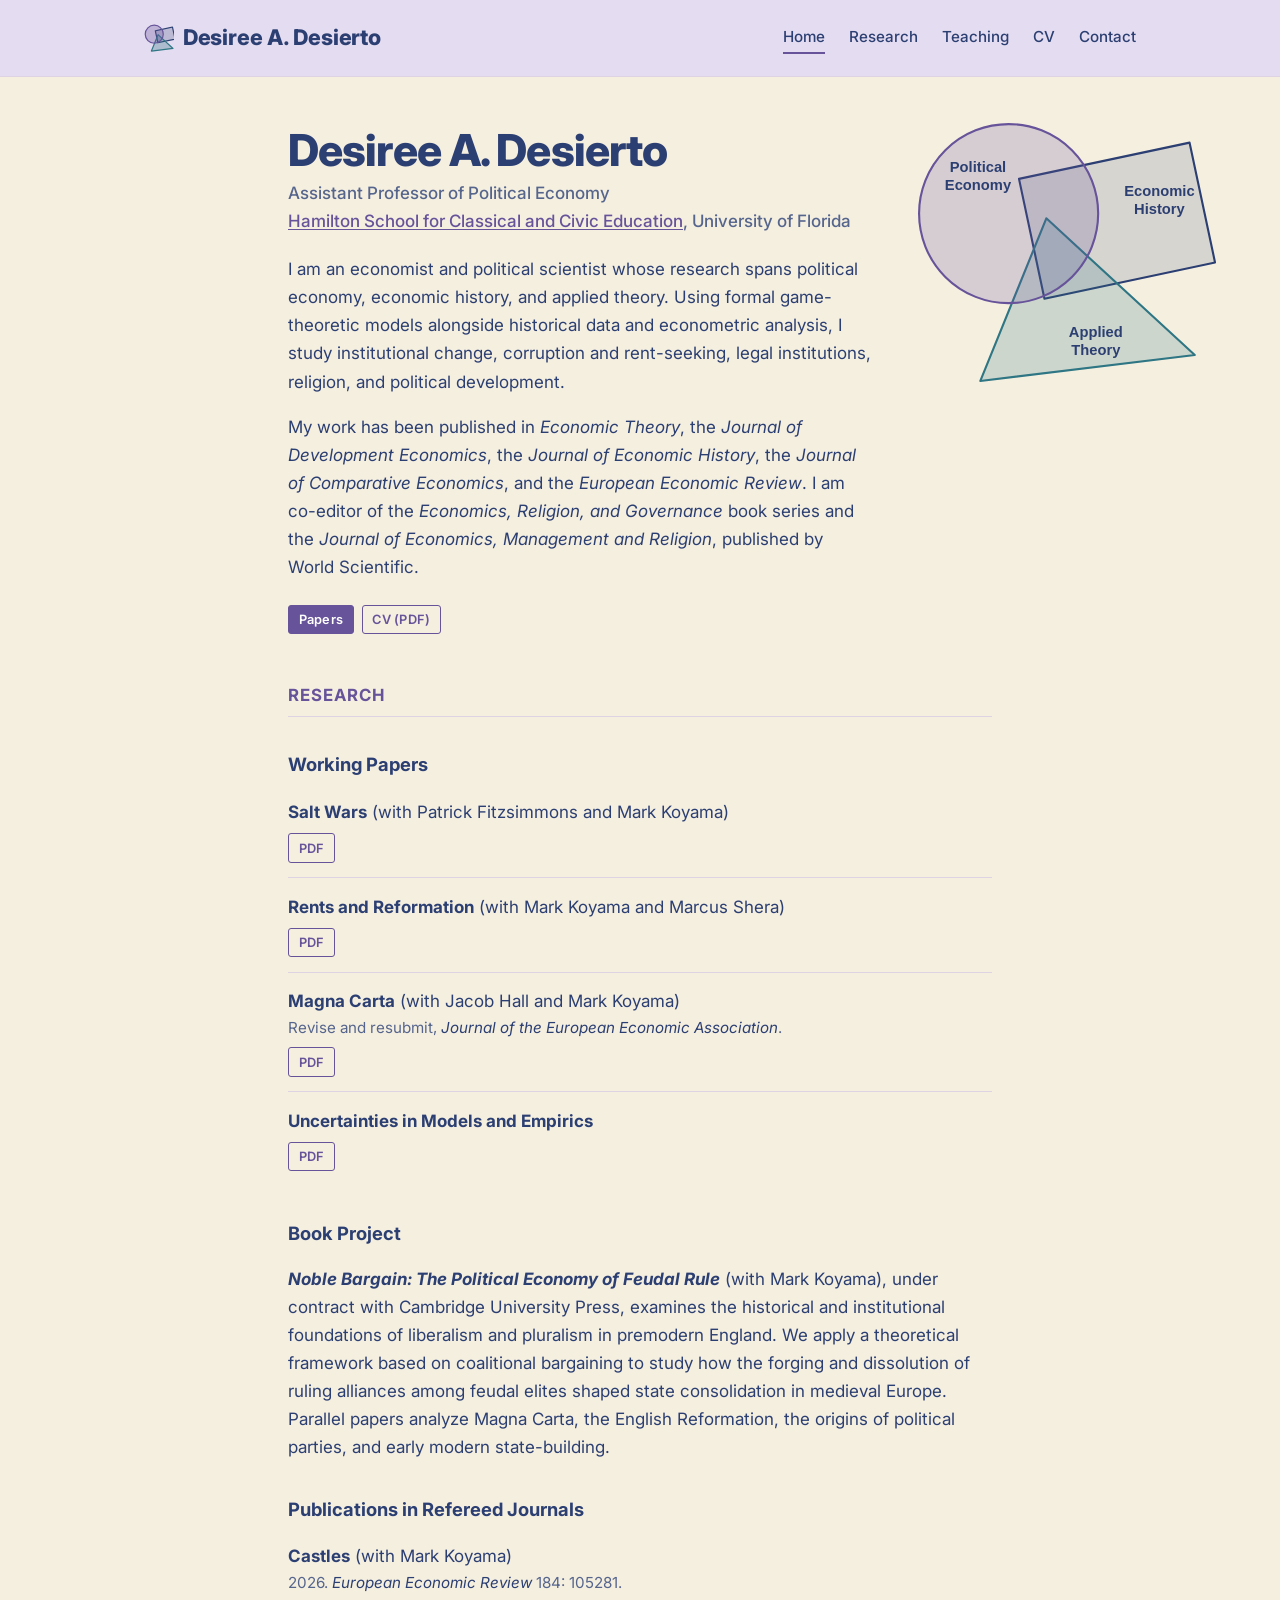
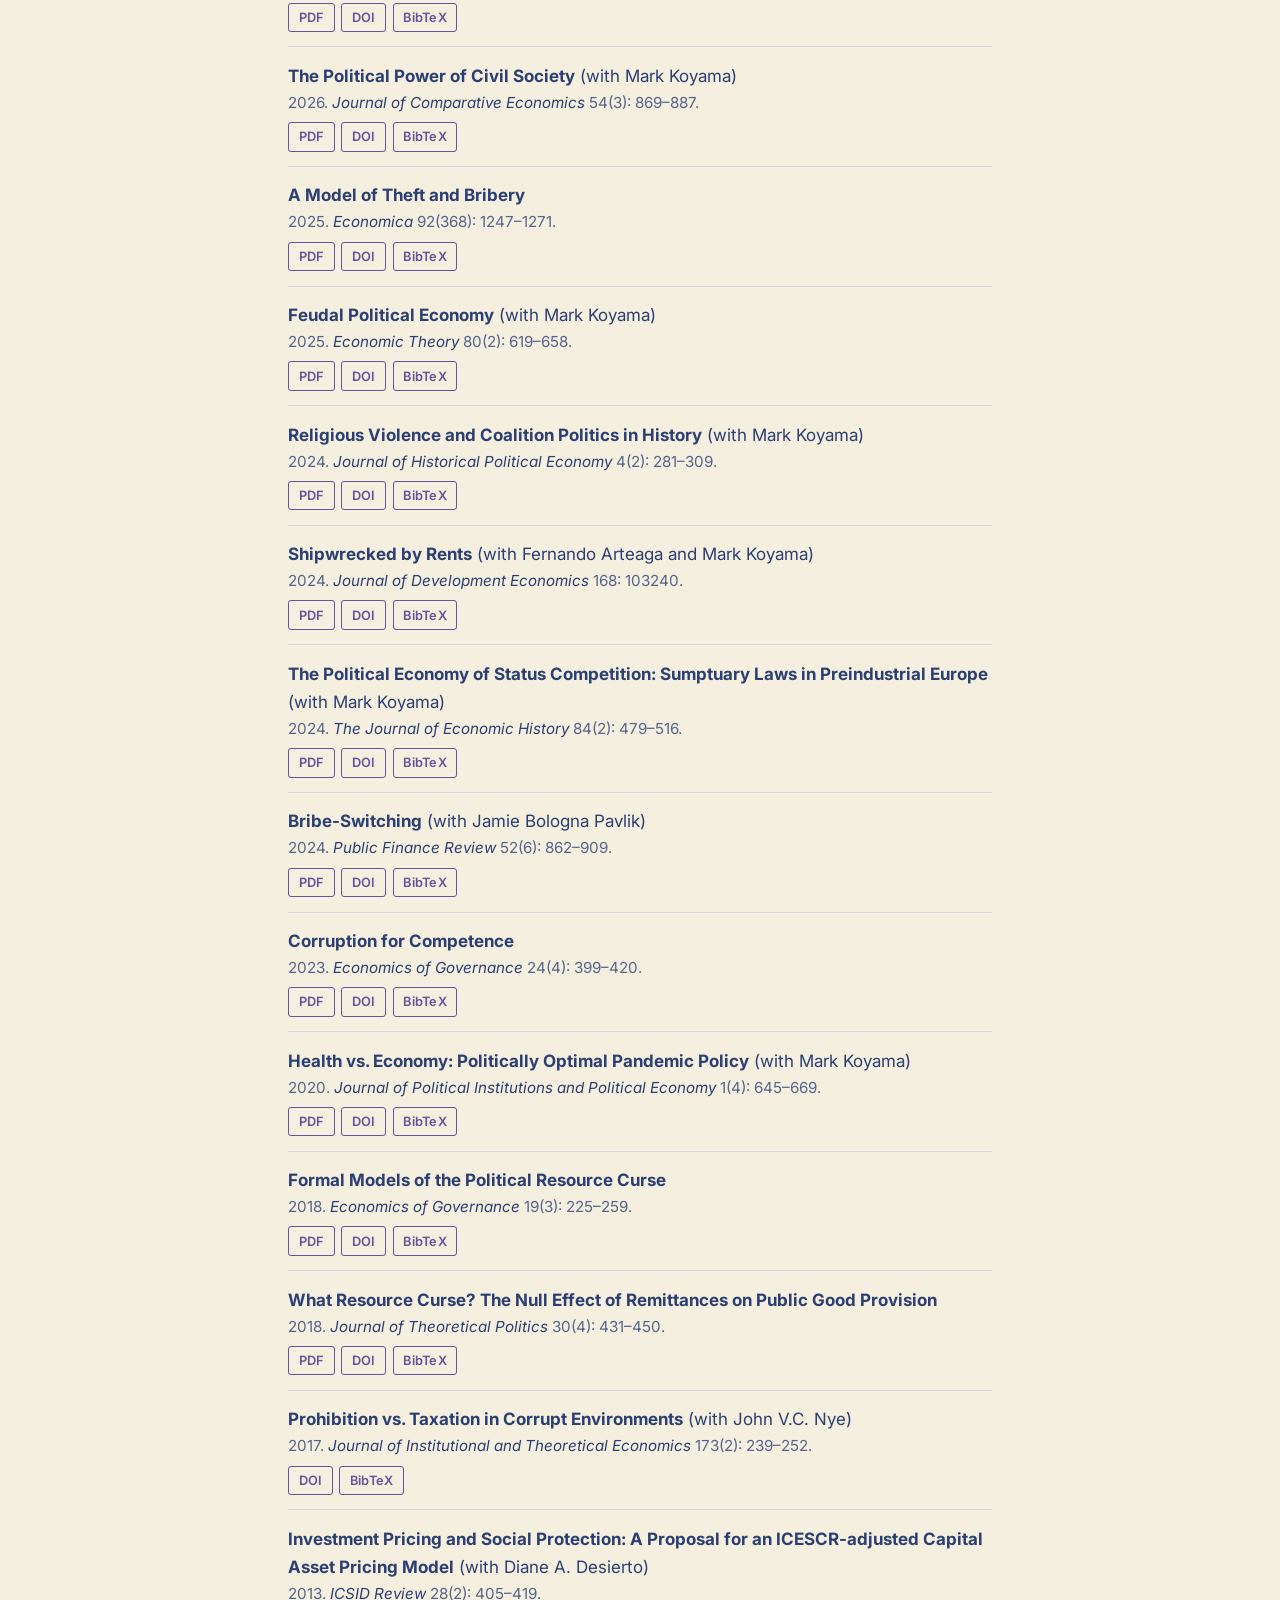
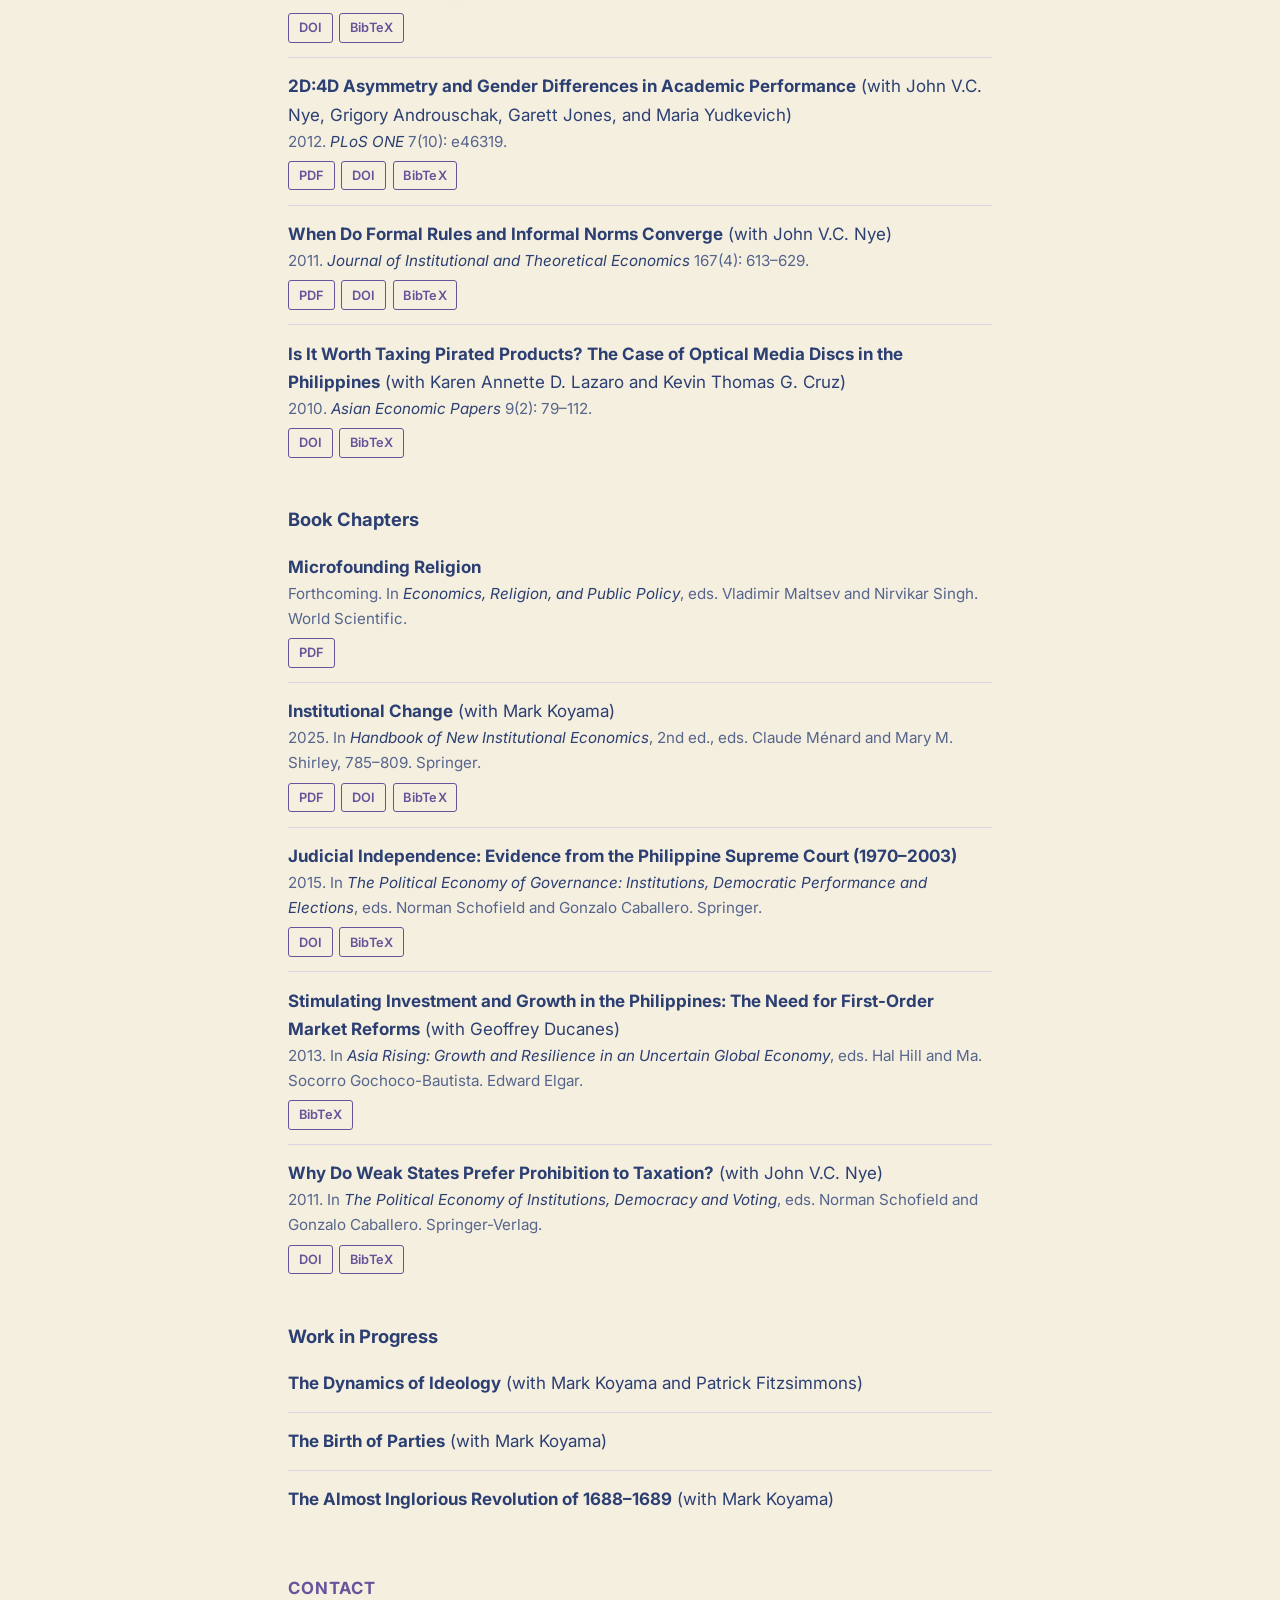
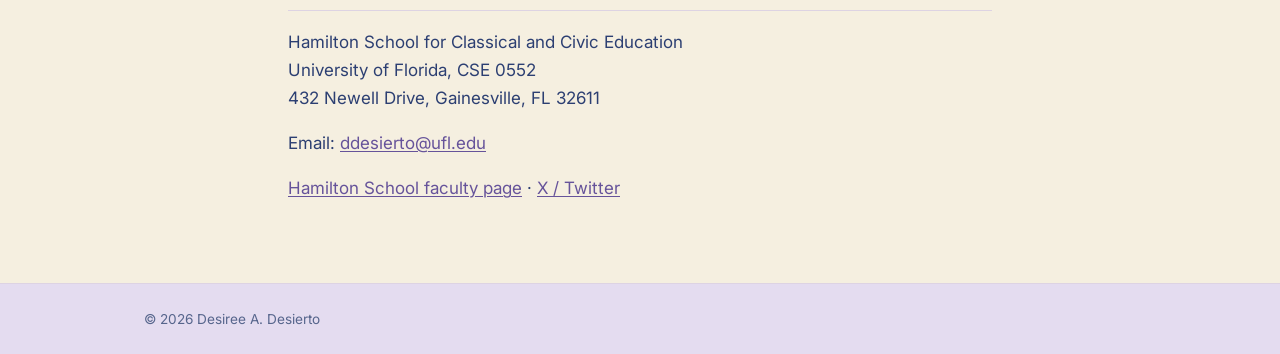
<file: index.html>
<!doctype html>
<html lang="en">
<head>
  <meta charset="utf-8">
  <meta name="viewport" content="width=device-width, initial-scale=1">
  <title>Desiree A. Desierto</title>
  <meta name="description" content="Desiree A. Desierto, Assistant Professor of Political Economy at the Hamilton School, University of Florida.">
  <!-- Link previews on X, Facebook, LinkedIn, Slack, etc. -->
  <meta property="og:type" content="website">
  <meta property="og:site_name" content="Desiree A. Desierto">
  <meta property="og:title" content="Desiree A. Desierto">
  <meta property="og:description" content="Assistant Professor of Political Economy at the Hamilton School, University of Florida. Research in political economy, economic history, and applied theory.">
  <meta property="og:url" content="https://desireedesierto.com/">
  <meta property="og:image" content="https://desireedesierto.com/social-card.png">
  <meta property="og:image:width" content="1200">
  <meta property="og:image:height" content="630">
  <meta property="og:image:alt" content="Desiree A. Desierto, with a diagram of overlapping political economy, economic history, and applied theory">
  <meta name="twitter:card" content="summary_large_image">
  <meta name="twitter:title" content="Desiree A. Desierto">
  <meta name="twitter:description" content="Assistant Professor of Political Economy at the Hamilton School, University of Florida. Research in political economy, economic history, and applied theory.">
  <meta name="twitter:image" content="https://desireedesierto.com/social-card.png">
  <meta name="twitter:image:alt" content="Desiree A. Desierto, with a diagram of overlapping political economy, economic history, and applied theory">
  <link rel="canonical" href="https://desireedesierto.com/">
  <link rel="preconnect" href="https://fonts.googleapis.com">
  <link rel="preconnect" href="https://fonts.gstatic.com" crossorigin>
  <link href="https://fonts.googleapis.com/css2?family=Inter:wght@400;500;600;700;800&display=swap" rel="stylesheet">
  <link rel="icon" href="venn-mark.svg" type="image/svg+xml">
  <link rel="stylesheet" href="style.css">
</head>
<body>

<header class="site-header">
  <div class="inner">
    <a class="site-title" href="index.html"><img class="site-mark" src="venn-mark.svg" alt="" width="30" height="28">Desiree A. Desierto</a>
    <nav class="site-nav">
      <a href="index.html" aria-current="page">Home</a>
      <a href="index.html#research">Research</a>
      <a href="teaching.html">Teaching</a>
      <a href="desierto-cv.pdf">CV</a>
      <a href="index.html#contact">Contact</a>
    </nav>
  </div>
</header>

<main>
  <section class="intro">
    <div class="intro-text">
      <h1>Desiree A. Desierto</h1>
      <p class="position">Assistant Professor of Political Economy<br>
        <a href="https://hamilton.ufl.edu/people/desiree-desierto/">Hamilton School for Classical and Civic Education</a>, University of Florida</p>

      <p>I am an economist and political scientist whose research spans political economy, economic history, and applied theory. Using formal game-theoretic models alongside historical data and econometric analysis, I study institutional change, corruption and rent-seeking, legal institutions, religion, and political development.</p>

      <p>My work has been published in <em>Economic Theory</em>, the <em>Journal of Development Economics</em>, the <em>Journal of Economic History</em>, the <em>Journal of Comparative Economics</em>, and the <em>European Economic Review</em>. I am co-editor of the <em>Economics, Religion, and Governance</em> book series and the <em>Journal of Economics, Management and Religion</em>, published by World Scientific.</p>

      <div class="quick-links">
        <a class="button primary" href="#research">Papers</a>
        <a class="button" href="desierto-cv.pdf">CV (PDF)</a>
      </div>
    </div>
    <figure class="venn">
      <img src="venn.svg" alt="Venn diagram: political economy, economic history, and applied theory" width="240" height="220">
    </figure>
  </section>

  <h2 id="research">Research</h2>

  <h3>Working Papers</h3>
  <ul class="papers">
    <li>
      <span class="title">Salt Wars</span> (with Patrick Fitzsimmons and Mark Koyama)
      <div class="links"><a href="papers/salt-wars.pdf">PDF</a></div>
    </li>
    <li>
      <span class="title">Rents and Reformation</span> (with Mark Koyama and Marcus Shera)
      <div class="links"><a href="papers/rents-and-reformation.pdf">PDF</a></div>
    </li>
    <li>
      <span class="title">Magna Carta</span> (with Jacob Hall and Mark Koyama)
      <span class="meta">Revise and resubmit, <em>Journal of the European Economic Association</em>.</span>
      <div class="links"><a href="papers/magna-carta.pdf">PDF</a></div>
    </li>
    <li>
      <span class="title">Uncertainties in Models and Empirics</span>
      <div class="links"><a href="papers/uncertainties-in-models-and-empirics.pdf">PDF</a></div>
    </li>
  </ul>

  <h3>Book Project</h3>
  <p><strong><em>Noble Bargain: The Political Economy of Feudal Rule</em></strong> (with Mark Koyama), under contract with Cambridge University Press, examines the historical and institutional foundations of liberalism and pluralism in premodern England. We apply a theoretical framework based on coalitional bargaining to study how the forging and dissolution of ruling alliances among feudal elites shaped state consolidation in medieval Europe. Parallel papers analyze Magna Carta, the English Reformation, the origins of political parties, and early modern state-building.</p>

  <h3>Publications in Refereed Journals</h3>
  <ul class="papers">
    <li>
      <span class="title">Castles</span> (with Mark Koyama)
      <span class="meta">2026. <em>European Economic Review</em> 184: 105281.</span>
      <div class="links"><a href="papers/castles-2026-EER-published.pdf">PDF</a><a href="https://doi.org/10.1016/j.euroecorev.2026.105281">DOI</a><a href="papers/bibtex/castles-2026-EER.bib">BibTeX</a></div>
    </li>
    <li>
      <span class="title">The Political Power of Civil Society</span> (with Mark Koyama)
      <span class="meta">2026. <em>Journal of Comparative Economics</em> 54(3): 869–887.</span>
      <div class="links"><a href="papers/political-power-of-civil-society-2026-JCE-published.pdf">PDF</a><a href="https://doi.org/10.1016/j.jce.2026.01.007">DOI</a><a href="papers/bibtex/political-power-of-civil-society-2026-JCE.bib">BibTeX</a></div>
    </li>
    <li>
      <span class="title">A Model of Theft and Bribery</span>
      <span class="meta">2025. <em>Economica</em> 92(368): 1247–1271.</span>
      <div class="links"><a href="papers/model-of-theft-and-bribery-2025-Economica-published.pdf">PDF</a><a href="https://doi.org/10.1111/ecca.70003">DOI</a><a href="papers/bibtex/model-of-theft-and-bribery-2025-Economica.bib">BibTeX</a></div>
    </li>
    <li>
      <span class="title">Feudal Political Economy</span> (with Mark Koyama)
      <span class="meta">2025. <em>Economic Theory</em> 80(2): 619–658.</span>
      <div class="links"><a href="papers/feudal-political-economy-2024-ET-published.pdf">PDF</a><a href="https://doi.org/10.1007/s00199-024-01583-8">DOI</a><a href="papers/bibtex/feudal-political-economy-2025-ET.bib">BibTeX</a></div>
    </li>
    <li>
      <span class="title">Religious Violence and Coalition Politics in History</span> (with Mark Koyama)
      <span class="meta">2024. <em>Journal of Historical Political Economy</em> 4(2): 281–309.</span>
      <div class="links"><a href="papers/religious-violence-coalition-politics-2024-JHPE-published.pdf">PDF</a><a href="https://doi.org/10.1561/115.00000075">DOI</a><a href="papers/bibtex/religious-violence-coalition-politics-2024-JHPE.bib">BibTeX</a></div>
    </li>
    <li>
      <span class="title">Shipwrecked by Rents</span> (with Fernando Arteaga and Mark Koyama)
      <span class="meta">2024. <em>Journal of Development Economics</em> 168: 103240.</span>
      <div class="links"><a href="papers/shipwrecked-by-rents-2024-JDE-published.pdf">PDF</a><a href="https://doi.org/10.1016/j.jdeveco.2023.103240">DOI</a><a href="papers/bibtex/shipwrecked-by-rents-2024-JDE.bib">BibTeX</a></div>
    </li>
    <li>
      <span class="title">The Political Economy of Status Competition: Sumptuary Laws in Preindustrial Europe</span> (with Mark Koyama)
      <span class="meta">2024. <em>The Journal of Economic History</em> 84(2): 479–516.</span>
      <div class="links"><a href="papers/sumptuary-laws-status-competition-2024-JEH-published.pdf">PDF</a><a href="https://doi.org/10.1017/S0022050724000093">DOI</a><a href="papers/bibtex/sumptuary-laws-status-competition-2024-JEH.bib">BibTeX</a></div>
    </li>
    <li>
      <span class="title">Bribe-Switching</span> (with Jamie Bologna Pavlik)
      <span class="meta">2024. <em>Public Finance Review</em> 52(6): 862–909.</span>
      <div class="links"><a href="papers/bribe-switching-2024-PFR-published.pdf">PDF</a><a href="https://doi.org/10.1177/10911421241248719">DOI</a><a href="papers/bibtex/bribe-switching-2024-PFR.bib">BibTeX</a></div>
    </li>
    <li>
      <span class="title">Corruption for Competence</span>
      <span class="meta">2023. <em>Economics of Governance</em> 24(4): 399–420.</span>
      <div class="links"><a href="papers/corruption-for-competence-2023-EoG-published.pdf">PDF</a><a href="https://doi.org/10.1007/s10101-023-00295-4">DOI</a><a href="papers/bibtex/corruption-for-competence-2023-EoG.bib">BibTeX</a></div>
    </li>
    <li>
      <span class="title">Health vs. Economy: Politically Optimal Pandemic Policy</span> (with Mark Koyama)
      <span class="meta">2020. <em>Journal of Political Institutions and Political Economy</em> 1(4): 645–669.</span>
      <div class="links"><a href="papers/health-vs-economy-pandemic-policy-2020-JIPE-published.pdf">PDF</a><a href="https://doi.org/10.1561/113.00000026">DOI</a><a href="papers/bibtex/health-vs-economy-pandemic-policy-2020-JPIPE.bib">BibTeX</a></div>
    </li>
    <li>
      <span class="title">Formal Models of the Political Resource Curse</span>
      <span class="meta">2018. <em>Economics of Governance</em> 19(3): 225–259.</span>
      <div class="links"><a href="papers/formal-models-political-resource-curse-2018-EoG.pdf">PDF</a><a href="https://doi.org/10.1007/s10101-018-0207-2">DOI</a><a href="papers/bibtex/formal-models-political-resource-curse-2018-EoG.bib">BibTeX</a></div>
    </li>
    <li>
      <span class="title">What Resource Curse? The Null Effect of Remittances on Public Good Provision</span>
      <span class="meta">2018. <em>Journal of Theoretical Politics</em> 30(4): 431–450.</span>
      <div class="links"><a href="papers/what-resource-curse-remittances-2018-JTP.pdf">PDF</a><a href="https://doi.org/10.1177/0951629818791033">DOI</a><a href="papers/bibtex/what-resource-curse-remittances-2018-JTP.bib">BibTeX</a></div>
    </li>
    <li>
      <span class="title">Prohibition vs. Taxation in Corrupt Environments</span> (with John V.C. Nye)
      <span class="meta">2017. <em>Journal of Institutional and Theoretical Economics</em> 173(2): 239–252.</span>
      <div class="links"><a href="https://doi.org/10.1628/093245616x14618208477808">DOI</a><a href="papers/bibtex/prohibition-vs-taxation-2017-JITE.bib">BibTeX</a></div>
    </li>
    <li>
      <span class="title">Investment Pricing and Social Protection: A Proposal for an ICESCR-adjusted Capital Asset Pricing Model</span> (with Diane A. Desierto)
      <span class="meta">2013. <em>ICSID Review</em> 28(2): 405–419.</span>
      <div class="links"><a href="https://doi.org/10.1093/icsidreview/sit025">DOI</a><a href="papers/bibtex/investment-pricing-social-protection-2013-ICSID.bib">BibTeX</a></div>
    </li>
    <li>
      <span class="title">2D:4D Asymmetry and Gender Differences in Academic Performance</span> (with John V.C. Nye, Grigory Androuschak, Garett Jones, and Maria Yudkevich)
      <span class="meta">2012. <em>PLoS ONE</em> 7(10): e46319.</span>
      <div class="links"><a href="papers/2d4d-gender-academic-performance-2012-PLOSONE.pdf">PDF</a><a href="https://doi.org/10.1371/journal.pone.0046319">DOI</a><a href="papers/bibtex/2d4d-gender-academic-performance-2012-PLOSONE.bib">BibTeX</a></div>
    </li>
    <li>
      <span class="title">When Do Formal Rules and Informal Norms Converge</span> (with John V.C. Nye)
      <span class="meta">2011. <em>Journal of Institutional and Theoretical Economics</em> 167(4): 613–629.</span>
      <div class="links"><a href="papers/formal-rules-informal-norms-2011-JITE.pdf">PDF</a><a href="https://doi.org/10.1628/jite-2011-0005">DOI</a><a href="papers/bibtex/formal-rules-informal-norms-2011-JITE.bib">BibTeX</a></div>
    </li>
    <li>
      <span class="title">Is It Worth Taxing Pirated Products? The Case of Optical Media Discs in the Philippines</span> (with Karen Annette D. Lazaro and Kevin Thomas G. Cruz)
      <span class="meta">2010. <em>Asian Economic Papers</em> 9(2): 79–112.</span>
      <div class="links"><a href="https://doi.org/10.1162/asep_a_00005">DOI</a><a href="papers/bibtex/taxing-pirated-products-2010-AEP.bib">BibTeX</a></div>
    </li>
  </ul>

  <h3>Book Chapters</h3>
  <ul class="papers">
    <li>
      <span class="title">Microfounding Religion</span>
      <span class="meta">Forthcoming. In <em>Economics, Religion, and Public Policy</em>, eds. Vladimir Maltsev and Nirvikar Singh. World Scientific.</span>
      <div class="links"><a href="papers/microfounding-religion-forthcoming.pdf">PDF</a></div>
    </li>
    <li>
      <span class="title">Institutional Change</span> (with Mark Koyama)
      <span class="meta">2025. In <em>Handbook of New Institutional Economics</em>, 2nd ed., eds. Claude Ménard and Mary M. Shirley, 785–809. Springer.</span>
      <div class="links"><a href="papers/institutional-change-handbook-NIE-2025.pdf">PDF</a><a href="https://doi.org/10.1007/978-3-031-50810-3_31">DOI</a><a href="papers/bibtex/institutional-change-handbook-NIE-2025.bib">BibTeX</a></div>
    </li>
    <li>
      <span class="title">Judicial Independence: Evidence from the Philippine Supreme Court (1970–2003)</span>
      <span class="meta">2015. In <em>The Political Economy of Governance: Institutions, Democratic Performance and Elections</em>, eds. Norman Schofield and Gonzalo Caballero. Springer.</span>
      <div class="links"><a href="https://doi.org/10.1007/978-3-319-15551-7_3">DOI</a><a href="papers/bibtex/judicial-independence-philippines-2015.bib">BibTeX</a></div>
    </li>
    <li>
      <span class="title">Stimulating Investment and Growth in the Philippines: The Need for First-Order Market Reforms</span> (with Geoffrey Ducanes)
      <span class="meta">2013. In <em>Asia Rising: Growth and Resilience in an Uncertain Global Economy</em>, eds. Hal Hill and Ma. Socorro Gochoco-Bautista. Edward Elgar.</span>
      <div class="links"><a href="papers/bibtex/stimulating-investment-growth-philippines-2013.bib">BibTeX</a></div>
    </li>
    <li>
      <span class="title">Why Do Weak States Prefer Prohibition to Taxation?</span> (with John V.C. Nye)
      <span class="meta">2011. In <em>The Political Economy of Institutions, Democracy and Voting</em>, eds. Norman Schofield and Gonzalo Caballero. Springer-Verlag.</span>
      <div class="links"><a href="https://doi.org/10.1007/978-3-642-19519-8_4">DOI</a><a href="papers/bibtex/weak-states-prohibition-taxation-2011.bib">BibTeX</a></div>
    </li>
  </ul>

  <h3>Work in Progress</h3>
  <ul class="papers">
    <li><span class="title">The Dynamics of Ideology</span> (with Mark Koyama and Patrick Fitzsimmons)</li>
    <li><span class="title">The Birth of Parties</span> (with Mark Koyama)</li>
    <li><span class="title">The Almost Inglorious Revolution of 1688–1689</span> (with Mark Koyama)</li>
  </ul>

  <h2 id="contact">Contact</h2>
  <p>Hamilton School for Classical and Civic Education<br>
    University of Florida, CSE 0552<br>
    432 Newell Drive, Gainesville, FL 32611</p>
  <p>Email: <a href="mailto:ddesierto@ufl.edu">ddesierto@ufl.edu</a></p>
  <p><a href="https://hamilton.ufl.edu/people/desiree-desierto/">Hamilton School faculty page</a> &middot; <a href="https://x.com/desireedesierto">X / Twitter</a></p>
</main>

<footer class="site-footer">
  <div class="inner">&copy; 2026 Desiree A. Desierto</div>
</footer>

</body>
</html>
</file>
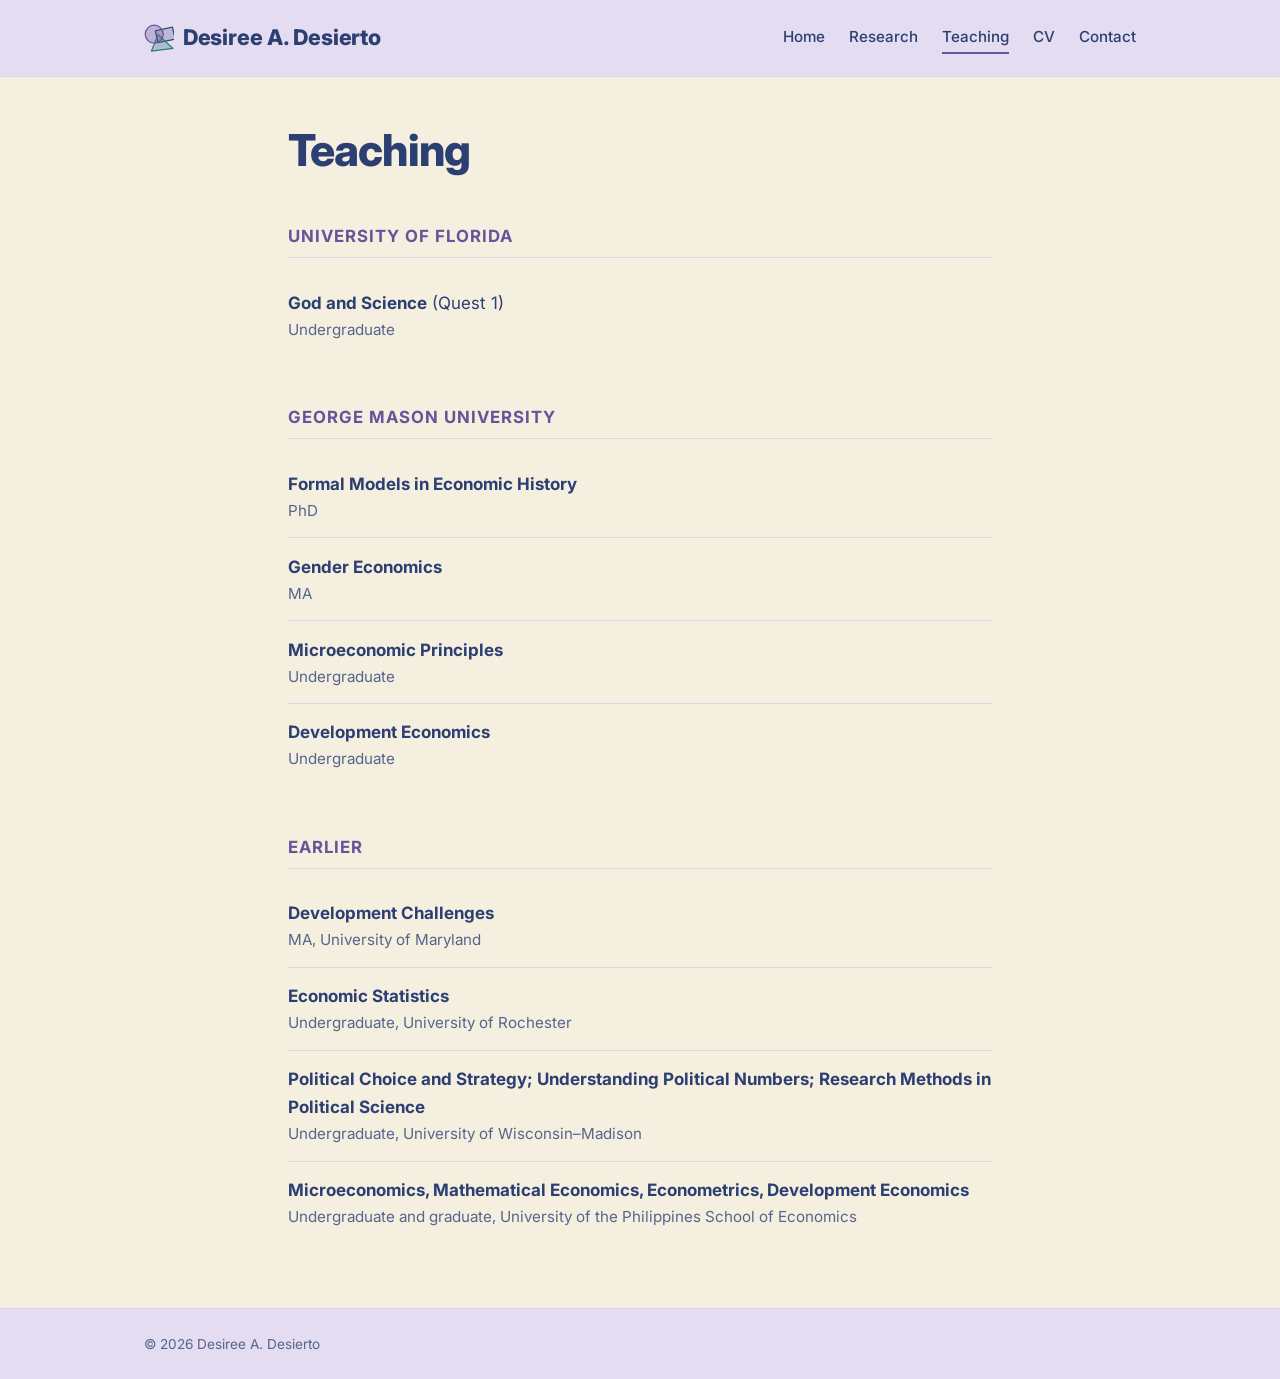
<file: teaching.html>
<!doctype html>
<html lang="en">
<head>
  <meta charset="utf-8">
  <meta name="viewport" content="width=device-width, initial-scale=1">
  <title>Teaching — Desiree A. Desierto</title>
  <meta name="description" content="Courses taught by Desiree A. Desierto.">
  <!-- Link previews on X, Facebook, LinkedIn, Slack, etc. -->
  <meta property="og:type" content="website">
  <meta property="og:site_name" content="Desiree A. Desierto">
  <meta property="og:title" content="Teaching — Desiree A. Desierto">
  <meta property="og:description" content="Assistant Professor of Political Economy at the Hamilton School, University of Florida. Research in political economy, economic history, and applied theory.">
  <meta property="og:url" content="https://desireedesierto.com/teaching.html">
  <meta property="og:image" content="https://desireedesierto.com/social-card.png">
  <meta property="og:image:width" content="1200">
  <meta property="og:image:height" content="630">
  <meta property="og:image:alt" content="Desiree A. Desierto, with a diagram of overlapping political economy, economic history, and applied theory">
  <meta name="twitter:card" content="summary_large_image">
  <meta name="twitter:title" content="Teaching — Desiree A. Desierto">
  <meta name="twitter:description" content="Assistant Professor of Political Economy at the Hamilton School, University of Florida. Research in political economy, economic history, and applied theory.">
  <meta name="twitter:image" content="https://desireedesierto.com/social-card.png">
  <meta name="twitter:image:alt" content="Desiree A. Desierto, with a diagram of overlapping political economy, economic history, and applied theory">
  <link rel="canonical" href="https://desireedesierto.com/teaching.html">
  <link rel="preconnect" href="https://fonts.googleapis.com">
  <link rel="preconnect" href="https://fonts.gstatic.com" crossorigin>
  <link href="https://fonts.googleapis.com/css2?family=Inter:wght@400;500;600;700;800&display=swap" rel="stylesheet">
  <link rel="icon" href="venn-mark.svg" type="image/svg+xml">
  <link rel="stylesheet" href="style.css">
</head>
<body>

<header class="site-header">
  <div class="inner">
    <a class="site-title" href="index.html"><img class="site-mark" src="venn-mark.svg" alt="" width="30" height="28">Desiree A. Desierto</a>
    <nav class="site-nav">
      <a href="index.html">Home</a>
      <a href="index.html#research">Research</a>
      <a href="teaching.html" aria-current="page">Teaching</a>
      <a href="desierto-cv.pdf">CV</a>
      <a href="index.html#contact">Contact</a>
    </nav>
  </div>
</header>

<main>
  <h1>Teaching</h1>

  <h2>University of Florida</h2>
  <ul class="papers">
    <li><span class="title">God and Science</span> (Quest 1)<span class="meta">Undergraduate</span></li>
  </ul>

  <h2>George Mason University</h2>
  <ul class="papers">
    <li><span class="title">Formal Models in Economic History</span><span class="meta">PhD</span></li>
    <li><span class="title">Gender Economics</span><span class="meta">MA</span></li>
    <li><span class="title">Microeconomic Principles</span><span class="meta">Undergraduate</span></li>
    <li><span class="title">Development Economics</span><span class="meta">Undergraduate</span></li>
  </ul>

  <h2>Earlier</h2>
  <ul class="papers">
    <li><span class="title">Development Challenges</span><span class="meta">MA, University of Maryland</span></li>
    <li><span class="title">Economic Statistics</span><span class="meta">Undergraduate, University of Rochester</span></li>
    <li><span class="title">Political Choice and Strategy; Understanding Political Numbers; Research Methods in Political Science</span><span class="meta">Undergraduate, University of Wisconsin–Madison</span></li>
    <li><span class="title">Microeconomics, Mathematical Economics, Econometrics, Development Economics</span><span class="meta">Undergraduate and graduate, University of the Philippines School of Economics</span></li>
  </ul>
</main>

<footer class="site-footer">
  <div class="inner">&copy; 2026 Desiree A. Desierto</div>
</footer>

</body>
</html>
</file>
<file: style.css>
/* Desiree A. Desierto — site styles.
   Cream-and-lavender variant with navy text of style.css; layout identical, only the palette differs. */

:root {
  --bg: #f5efe0;        /* cream, same as the main site */
  --surface: #e4dcf0;   /* lavender: header and footer bands */
  --text: #2c3f72;      /* navy text, one shade lighter */
  --muted: #56658c;
  --rule: #ddd3e3;
  --accent: #66539a;    /* deeper lavender for links and headings, readable on cream */
  --accent-ink: #4f3f7c;
  --max: 46rem;
}

* { box-sizing: border-box; }

html { -webkit-text-size-adjust: 100%; }

body {
  margin: 0;
  background: var(--bg);
  color: var(--text);
  font-family: "Inter", -apple-system, BlinkMacSystemFont, "Segoe UI", Roboto, sans-serif;
  font-size: 1.0625rem;
  line-height: 1.65;
}

a { color: var(--accent); text-decoration-thickness: 1px; text-underline-offset: 2px; }
a:hover { color: var(--accent-ink); }

/* Header */

.site-header {
  border-bottom: 1px solid var(--rule);
  background: var(--surface);
}
.site-header .inner {
  max-width: 64rem;
  margin: 0 auto;
  padding: 1.25rem 1rem;
  display: flex;
  flex-wrap: wrap;
  align-items: center;
  justify-content: space-between;
  gap: .5rem 2rem;
}
.site-title {
  display: inline-flex;
  align-items: center;
  gap: .55rem;
  font-weight: 800;
  font-size: 1.35rem;
  letter-spacing: -0.01em;
  color: var(--text);
  text-decoration: none;
}
.site-nav { display: flex; flex-wrap: wrap; gap: .25rem 1.5rem; }
.site-nav a {
  color: var(--text);
  text-decoration: none;
  font-weight: 500;
  font-size: .95rem;
  padding: .15rem 0;
  border-bottom: 2px solid transparent;
}
.site-nav a:hover { color: var(--accent); }
.site-nav a[aria-current="page"] { border-bottom-color: var(--accent); }

.site-mark { width: 30px; height: 28px; display: block; }

/* Main */

main {
  max-width: var(--max);
  margin: 0 auto;
  padding: 3rem 1rem 4rem;
}

h1 {
  font-size: clamp(2rem, 5vw, 2.75rem);
  font-weight: 800;
  letter-spacing: -0.02em;
  line-height: 1.15;
  margin: 0 0 1.5rem;
}
h2 {
  font-size: 1.05rem;
  font-weight: 700;
  text-transform: uppercase;
  letter-spacing: .06em;
  color: var(--accent);
  margin: 3rem 0 1rem;
  padding-bottom: .4rem;
  border-bottom: 1px solid var(--rule);
}

h3 {
  font-size: 1.15rem;
  font-weight: 700;
  margin: 2rem 0 .25rem;
}

/* Home */

.intro {
  display: grid;
  grid-template-columns: minmax(0, 1fr) 17rem;
  gap: 2.5rem;
  align-items: start;
}
.venn { margin: -.5rem 0 0; }
.venn img { width: 100%; height: auto; display: block; }
/* On wide screens the flower hangs to the right of the text column, keeping the left edge aligned. */
@media (min-width: 78rem) {
  .intro { margin-right: -14rem; grid-template-columns: minmax(0, 1fr) 19rem; }
}
@media (max-width: 44rem) {
  .intro { grid-template-columns: 1fr; gap: 1.5rem; }
  .venn { order: -1; width: 100%; max-width: 20rem; margin: 0 auto; }
}
.intro h1 { margin-bottom: .25rem; }
.position { color: var(--muted); margin: 0 0 1.25rem; font-weight: 500; }
.quick-links { display: flex; flex-wrap: wrap; gap: .5rem; margin-top: 1.5rem; }

/* Buttons and paper links */

.button, .links a {
  display: inline-block;
  font-size: .8rem;
  font-weight: 600;
  letter-spacing: .02em;
  text-decoration: none;
  border: 1px solid var(--accent);
  border-radius: 3px;
  padding: .2rem .6rem;
  color: var(--accent);
  background: transparent;
}
.button:hover, .links a:hover { background: var(--accent); color: #fff; }
.button.primary { background: var(--accent); color: #fff; }
.button.primary:hover { background: var(--accent-ink); border-color: var(--accent-ink); }

/* Paper lists */

.papers { list-style: none; padding: 0; margin: 0; }
.papers li { padding: .9rem 0; border-bottom: 1px solid var(--rule); }
.papers li:last-child { border-bottom: 0; }
.papers .title { font-weight: 700; }
.papers .meta { display: block; color: var(--muted); font-size: .95rem; }
.papers .meta em { color: var(--text); }
.links { display: flex; flex-wrap: wrap; gap: .4rem; margin-top: .45rem; }

/* Footer */

.site-footer {
  background: var(--surface);
  border-top: 1px solid var(--rule);
  color: var(--muted);
  font-size: .85rem;
}
.site-footer .inner {
  max-width: 64rem;
  margin: 0 auto;
  padding: 1.5rem 1rem;
}
</file>
